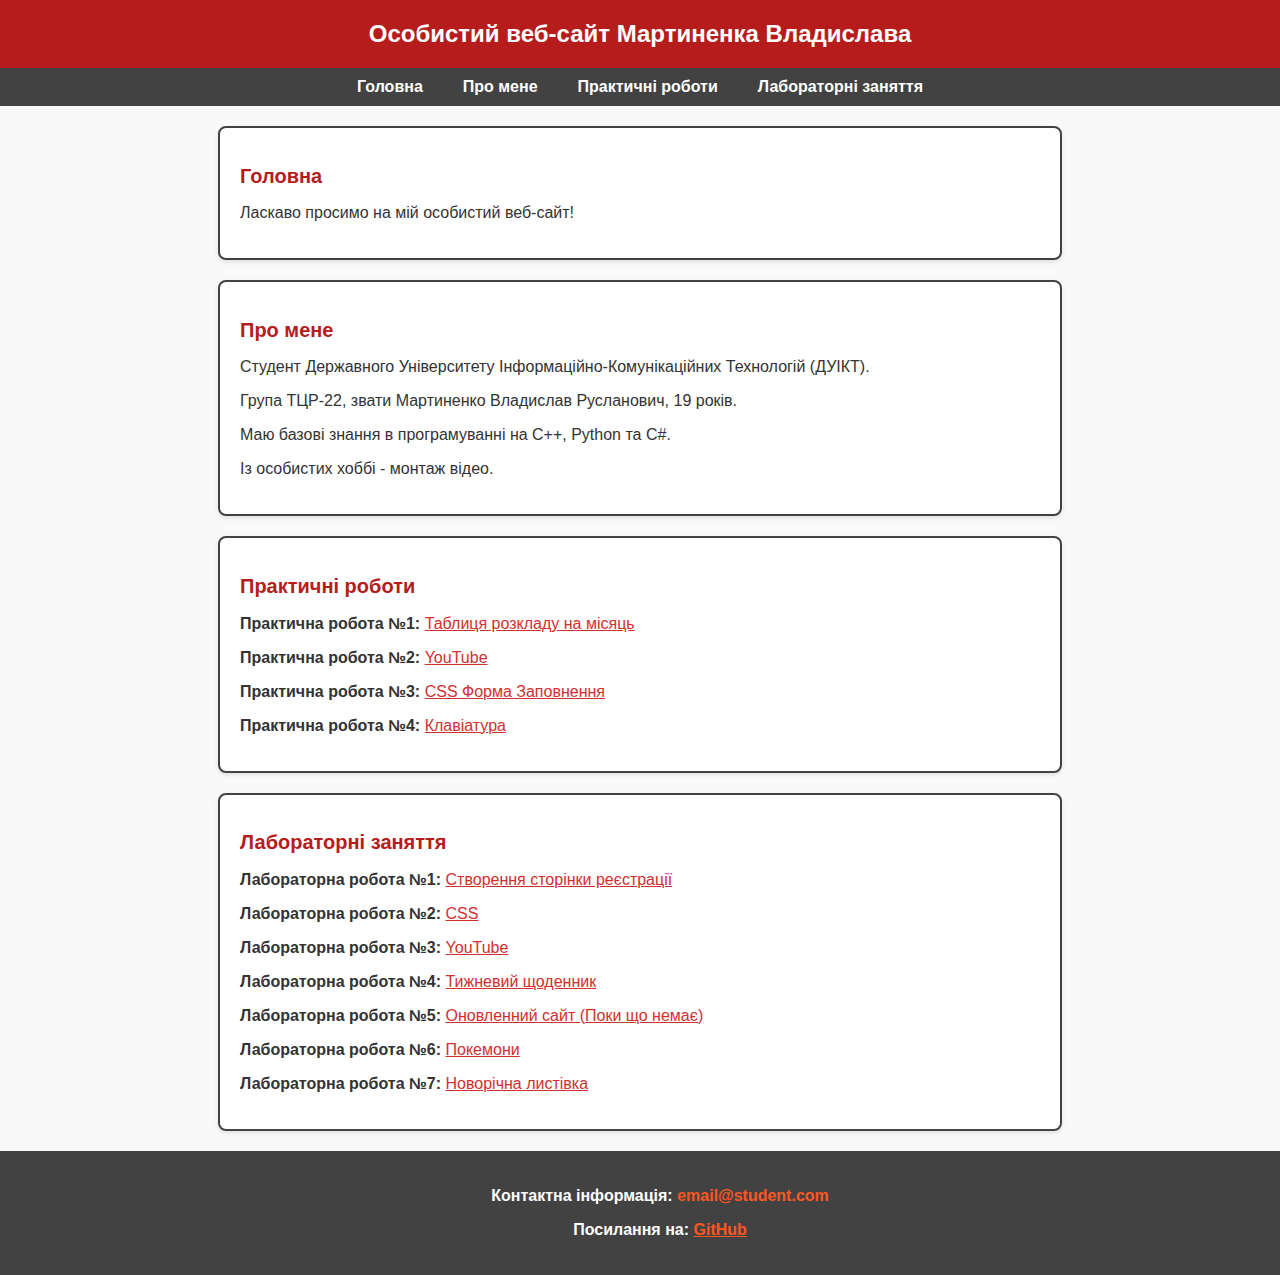
<file: index.html>
<!DOCTYPE html>
<html lang="uk">
<head>
    <meta charset="UTF-8">
    <meta name="viewport" content="width=device-width, initial-scale=1.0">
    <title>Особистий веб-сайт студента</title>
    <link rel="stylesheet" href="style.css"> <!-- Подключаем CSS файл -->
</head>
<body>

<h1>Особистий веб-сайт Мартиненка Владислава</h1>

<nav>
    <ul>
        <li><a href="#">Головна</a></li>
        <li><a href="#">Про мене</a></li>
        <li><a href="#">Практичні роботи</a></li>
        <li><a href="#">Лабораторні заняття</a></li>
    </ul>
</nav>

<section>
    <h2>Головна</h2>
    <p>Ласкаво просимо на мій особистий веб-сайт!</p>
</section>

<section>
    <h2>Про мене</h2>
    <p>Студент Державного Університету Інформаційно-Комунікаційних Технологій (ДУІКТ).</p>
    <p>Група ТЦР-22, звати Мартиненко Владислав Русланович, 19 років.</p>
    <p>Маю базові знання в програмуванні на С++, Python та С#.</p>
    <p>Із особистих хоббі - монтаж відео.</p>
</section>

<section>
    <h2>Практичні роботи</h2>
    <p><strong>Практична робота №1:</strong> <a href="Pr2/index.html">Таблиця розкладу на місяць</a></p>
    <p><strong>Практична робота №2:</strong> <a href="Laba 3/index.html">YouTube</a></p>
    <p><strong>Практична робота №3:</strong> <a href="Pr4/index.html">CSS Форма Заповнення</a></p>
    <p><strong>Практична робота №4:</strong> <a href="Pr5/index.html">Клавіатура</a></p>
</section>

<section>
    <h2>Лабораторні заняття</h2>
    <p><strong>Лабораторна робота №1:</strong> <a href="Lab1/index.html">Створення сторінки реєстрації</a></p>
    <p><strong>Лабораторна робота №2:</strong> <a href="Lab2/index.html">CSS</a></p>
    <p><strong>Лабораторна робота №3:</strong> <a href="Laba 3/index.html">YouTube</a></p>
    <p><strong>Лабораторна робота №4:</strong> <a href="Lab4/index.html">Тижневий щоденник</a></p>
    <p><strong>Лабораторна робота №5:</strong> <a href="">Оновленний сайт (Поки що немає)</a></p>
    <p><strong>Лабораторна робота №6:</strong> <a href="Lab6/index.html">Покемони</a></p>
    <p><strong>Лабораторна робота №7:</strong> <a href="Lab7/index.html">Новорічна листівка</a></p>
</section>

<footer>
    <p><strong><a style="font-weight: bold; color: white;">Контактна інформація:</a></strong> <a style="font-weight: bold; color: #ff5722;">email@student.com</a></p>
    <p><strong><a style="font-weight: bold; color: white;">Посилання на:</a></strong> <a href="https://github.com/Hawker24x" style="font-weight: bold; color: #ff5722;">GitHub</a></p>
</footer>

</body>
</html>
</file>
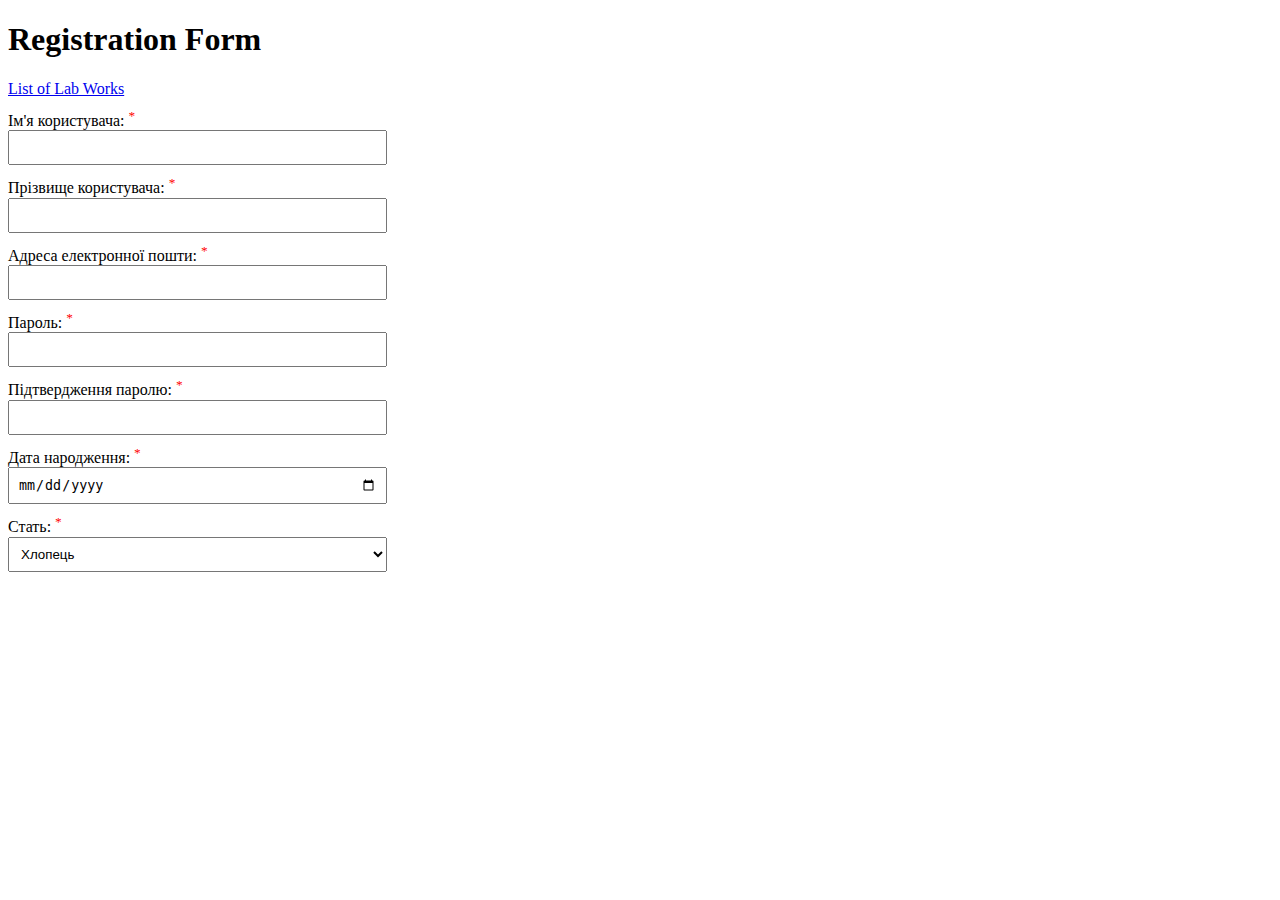
<file: Lab1/index.html>
<!DOCTYPE html>
<html lang="en">
<head>
    <meta charset="UTF-8">
    <meta name="viewport" content="width=device-width, initial-scale=1.0">
    <title>Registration Form</title>
    <link rel="stylesheet" href="style.css">
</head>
<body>
    <div class="registration-form"> 
        <h1>Registration Form</h1>

        <!-- Link to the list of lab works -->
        <nav>
            <a href="lab-list.html">List of Lab Works</a>
        </nav>

        <!-- Registration Form -->
        <form action="https://webhook.site/" method="post">
            <!-- Field for user's first name -->
            <label for="first_name">Ім'я користувача: <sup style="color: red;">*</sup></label>
            <input type="text" id="first_name" name="first_name" required>

            <!-- Field for user's last name -->
            <label for="last_name">Прізвище користувача: <sup style="color: red;">*</sup></label>
            <input type="text" id="last_name" name="last_name" required>

            <!-- Field for user's email -->
            <label for="email">Адреса електронної пошти: <sup style="color: red;">*</sup></label>
            <input type="email" id="email" name="email" required>

            <!-- Field for password -->
            <label for="password">Пароль: <sup style="color: red;">*</sup></label>
            <input type="password" id="password" name="password" required>

            <!-- Field for confirming password -->
            <label for="confirm_password">Підтвердження паролю: <sup style="color: red;">*</sup></label>
            <input type="password" id="confirm_password" name="confirm_password" required>

            <!-- Field for birth date -->
            <label for="birth_date">Дата народження: <sup style="color: red;">*</sup></label>
            <input type="date" id="birth_date" name="birth_date">

            <!-- Gender selection -->
            <label for="gender">Стать: <sup style="color: red;">*</sup></label>
            <select id="gender" name="gender" required>
                <option value="male">Хлопець</option>
                <option value="female">Дівчина</option>
            </select>
        </form>
    </div>
</body>
</html>
</file>
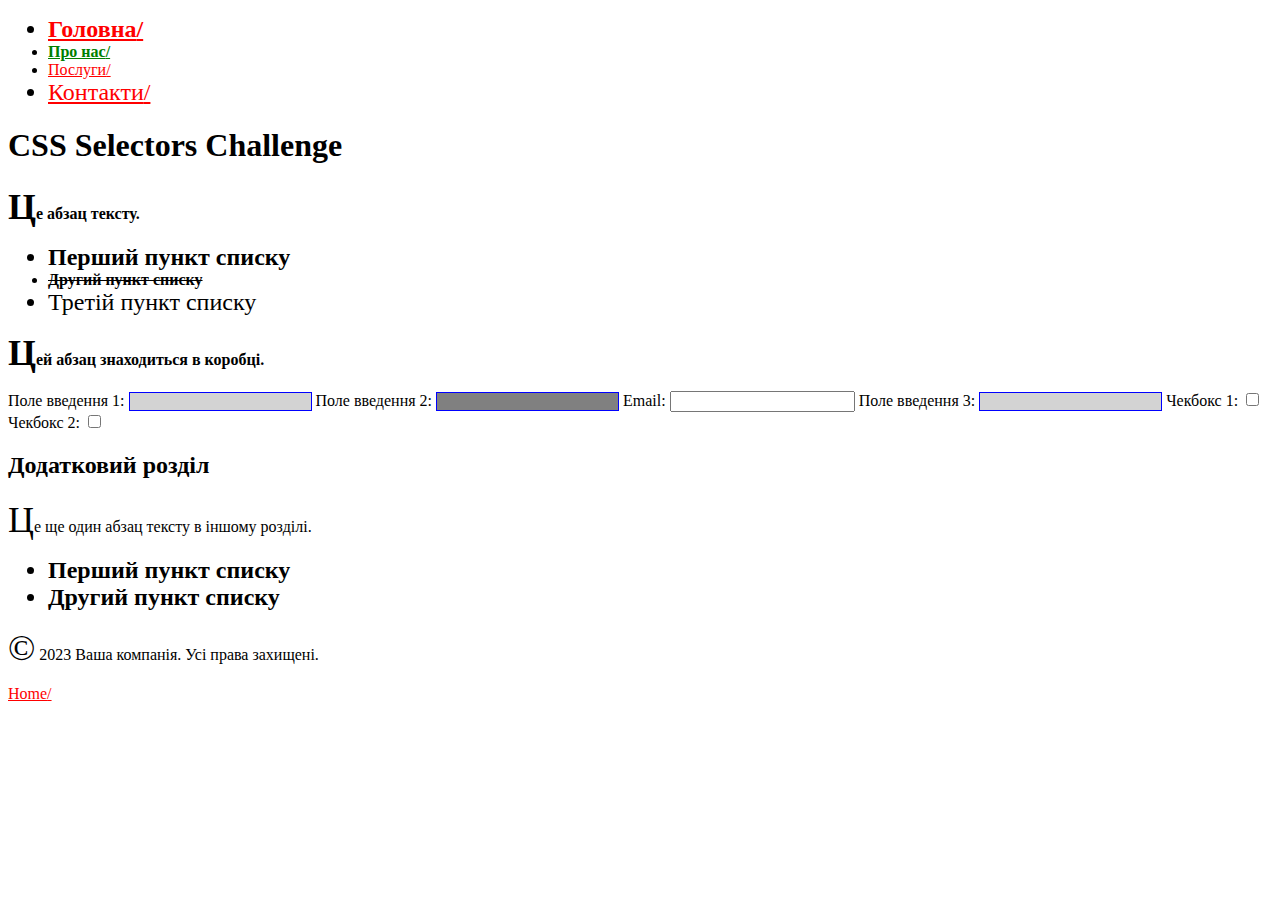
<file: Lab2/index.html>
<!DOCTYPE html>
<html lang="en">
<head>
    <meta charset="UTF-8">
    <meta name="viewport" content="width=device-width, initial-scale=1.0">
    <link rel="stylesheet" href="lab2.css">
    <title>CSS Selectors Challenge</title>
</head>
<body>
    <header>
        <nav>
            <ul>
                <li><a href="#">Головна</a></li>
                <li><a href="https://example.com">Про нас</a></li>
                <li><a href="#">Послуги</a></li>
                <li><a href="http://notrealsite.ua">Контакти</a></li>
            </ul>
        </nav>
    </header>
    <div class="container">
        <h1>CSS Selectors Challenge</h1>
        <p>Це абзац тексту.</p>
        <ul>
            <li>Перший пункт списку</li>
            <li class="special">Другий пункт списку</li>
            <li>Третій пункт списку</li>
        </ul>
        <div class="box">
            <p>Цей абзац знаходиться в коробці.</p>
        </div>
        <form>
            <label for="input1">Поле введення 1:</label>
            <input type="text" id="input1">
            <label for="input2">Поле введення 2:</label>
            <input type="text" id="input2" disabled>
            <label for="email1">Email:</label>
            <input type="email" id="email1">
            <label for="input3">Поле введення 3:</label>
            <input type="text" id="input3">
            <label for="check1">Чекбокс 1:</label>
            <input type="checkbox" id="check1">
            <label for="check2">Чекбокс 2:</label>
            <input type="checkbox" id="check2">
        </form>
    </div>
    <section>
        <h2>Додатковий розділ</h2>
        <p>Це ще один абзац тексту в іншому розділі.</p>
        <ul>
            <li>Перший пункт списку</li>
            <li>Другий пункт списку</li>
        </ul>
    </section>
    <footer>
        <p>&copy; 2023 Ваша компанія. Усі права захищені.</p>
        <a href="#">Home</a>
    </footer>
</body>
</html>
</file>
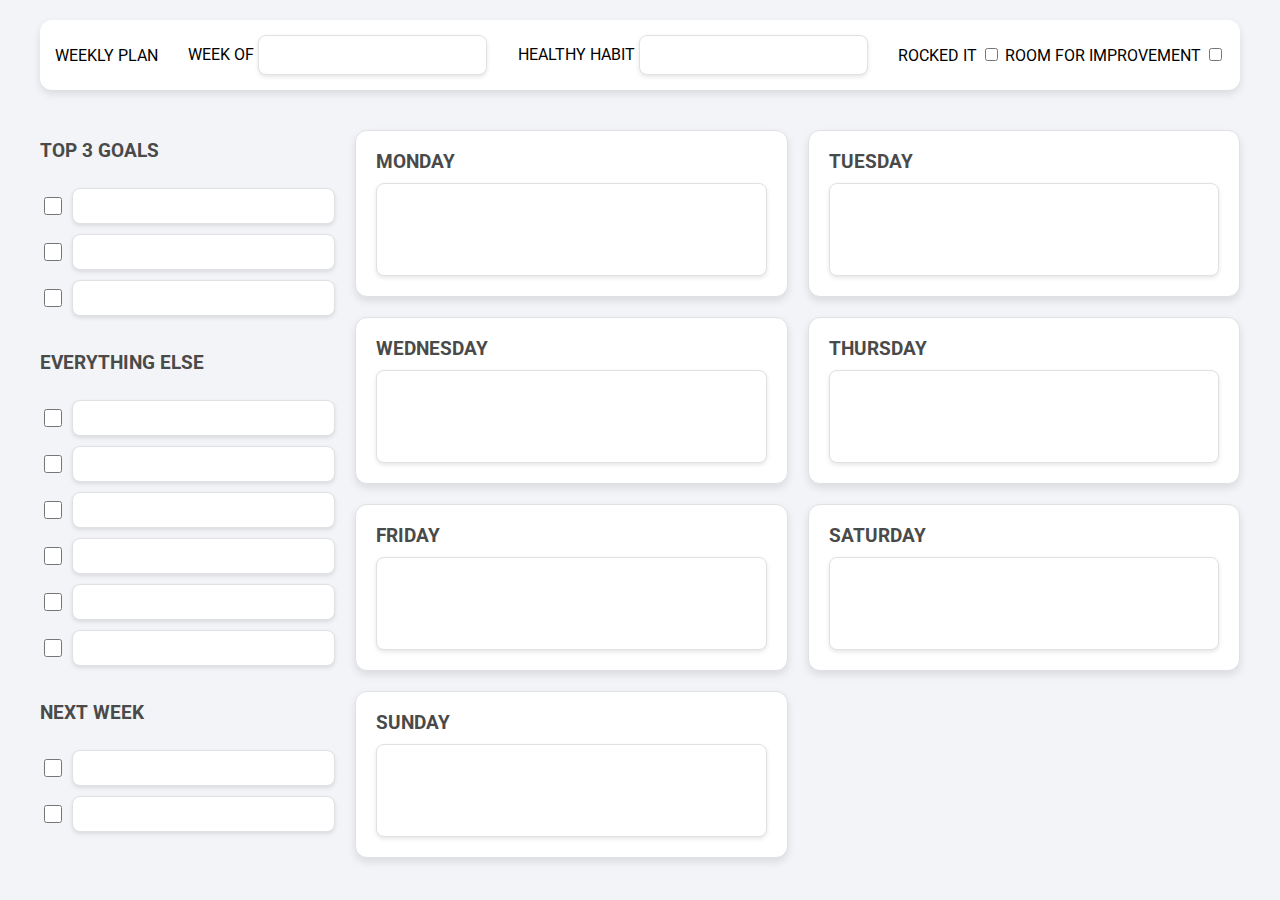
<file: Lab4/index.html>
<!DOCTYPE html>
<html lang="ru">
<head>
    <meta charset="UTF-8">
    <meta name="viewport" content="width=device-width, initial-scale=1.0">
    <title>Weekly Plan</title>
    <link rel="stylesheet" href="styles.css">
    <link href="https://fonts.googleapis.com/css2?family=Roboto:wght@400;700&display=swap" rel="stylesheet">
</head>
<body>
    <div class="weekly-plan">
        <div class="header">
            <div>WEEKLY PLAN</div>
            <div>
                <span>WEEK OF</span> <input type="text" class="input-text">
            </div>
            <div>
                <span>HEALTHY HABIT</span> <input type="text" class="input-text">
            </div>
            <div>
                <span>ROCKED IT</span> <input type="checkbox">
                <span>ROOM FOR IMPROVEMENT</span> <input type="checkbox">
            </div>
        </div>

        <div class="sidebar">
            <h3>TOP 3 GOALS</h3>
            <ul>
                <li><input type="checkbox"> <input type="text" class="input-text"></li>
                <li><input type="checkbox"> <input type="text" class="input-text"></li>
                <li><input type="checkbox"> <input type="text" class="input-text"></li>
            </ul>
            <h3>EVERYTHING ELSE</h3>
            <ul>
                <li><input type="checkbox"> <input type="text" class="input-text"></li>
                <li><input type="checkbox"> <input type="text" class="input-text"></li>
                <li><input type="checkbox"> <input type="text" class="input-text"></li>
                <li><input type="checkbox"> <input type="text" class="input-text"></li>
                <li><input type="checkbox"> <input type="text" class="input-text"></li>
                <li><input type="checkbox"> <input type="text" class="input-text"></li>
            </ul>
            <h3>NEXT WEEK</h3>
            <ul>
                <li><input type="checkbox"> <input type="text" class="input-text"></li>
                <li><input type="checkbox"> <input type="text" class="input-text"></li>
            </ul>
        </div>

        <div class="days">
            <div class="day">
                <h3>MONDAY</h3>
                <textarea class="day-text"></textarea>
            </div>
            <div class="day">
                <h3>TUESDAY</h3>
                <textarea class="day-text"></textarea>
            </div>
            <div class="day">
                <h3>WEDNESDAY</h3>
                <textarea class="day-text"></textarea>
            </div>
            <div class="day">
                <h3>THURSDAY</h3>
                <textarea class="day-text"></textarea>
            </div>
            <div class="day">
                <h3>FRIDAY</h3>
                <textarea class="day-text"></textarea>
            </div>
            <div class="day">
                <h3>SATURDAY</h3>
                <textarea class="day-text"></textarea>
            </div>
            <div class="day">
                <h3>SUNDAY</h3>
                <textarea class="day-text"></textarea>
            </div>
        </div>
    </div>
</body>
</html>
</file>
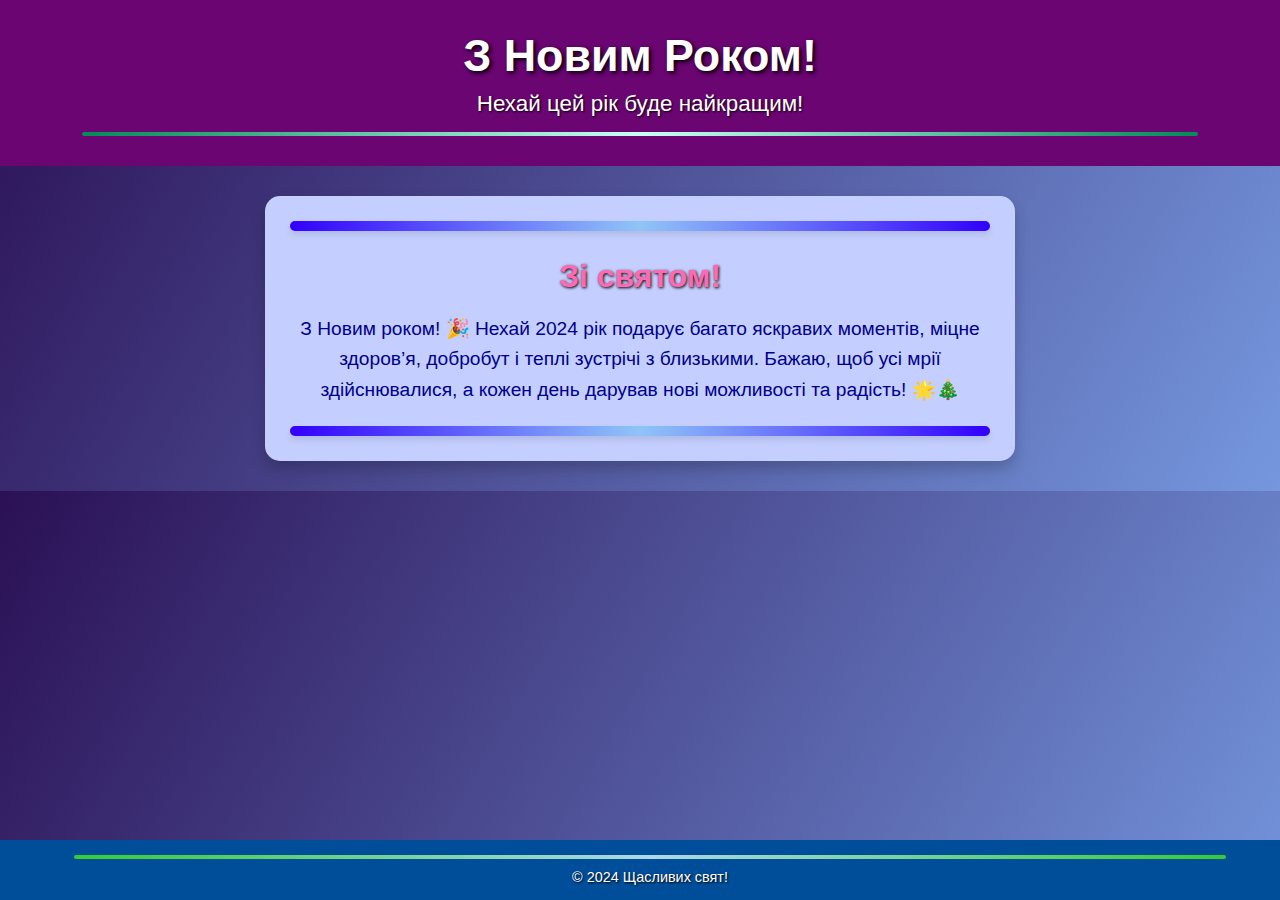
<file: Lab7/index.html>
<!DOCTYPE html>
<html lang="en">
<head>
    <meta charset="UTF-8">
    <meta name="viewport" content="width=device-width, initial-scale=1.0">
    <title>Новорічна листівка</title>
    <!-- Подключение внешнего CSS-файла -->
    <link rel="stylesheet" href="styles.css">
</head>
<body>
    <!-- Анімація сніжинок -->
    <div class="snowflakes">
        <div class="snowflake">❄</div>
        <div class="snowflake">❄</div>
        <div class="snowflake">❄</div>
        <div class="snowflake">❄</div>
        <div class="snowflake">❄</div>
        <div class="snowflake">❄</div>
        <div class="snowflake">❄</div>
        <div class="snowflake">❄</div>
        <div class="snowflake">❄</div>
        <div class="snowflake">❄</div>
        <div class="snowflake">❄</div>
        <div class="snowflake">❄</div>
        <div class="snowflake">❄</div>
        <div class="snowflake">❄</div>
        <div class="snowflake">❄</div>
    </div>

    <!-- Шапка сторінки -->
    <header class="header">
        <h1 class="header__title">З Новим Роком!</h1>
        <div class="header__subtitle">Нехай цей рік буде найкращим!</div>
        <div class="header__line"></div>
    </header>
    
    <!-- Основний контент -->
    <main>
        <div class="card">
            <div class="card__decor"></div>
            <h2 class="card__title">Зі святом!</h2>
            <p class="card__message">З Новим роком! 🎉 Нехай 2024 рік подарує багато яскравих моментів, міцне здоров’я, добробут і теплі зустрічі з близькими. Бажаю, щоб усі мрії здійснювалися, а кожен день дарував нові можливості та радість! 🌟🎄</p>
            <div class="card__decor card__decor--bottom"></div>
        </div>
    </main>
    
    <!-- Футер сторінки -->
    <footer class="footer">
        <div class="footer__line"></div>
        <p class="footer__text">© 2024 Щасливих свят!</p>
    </footer>
</body>
</html>
</file>
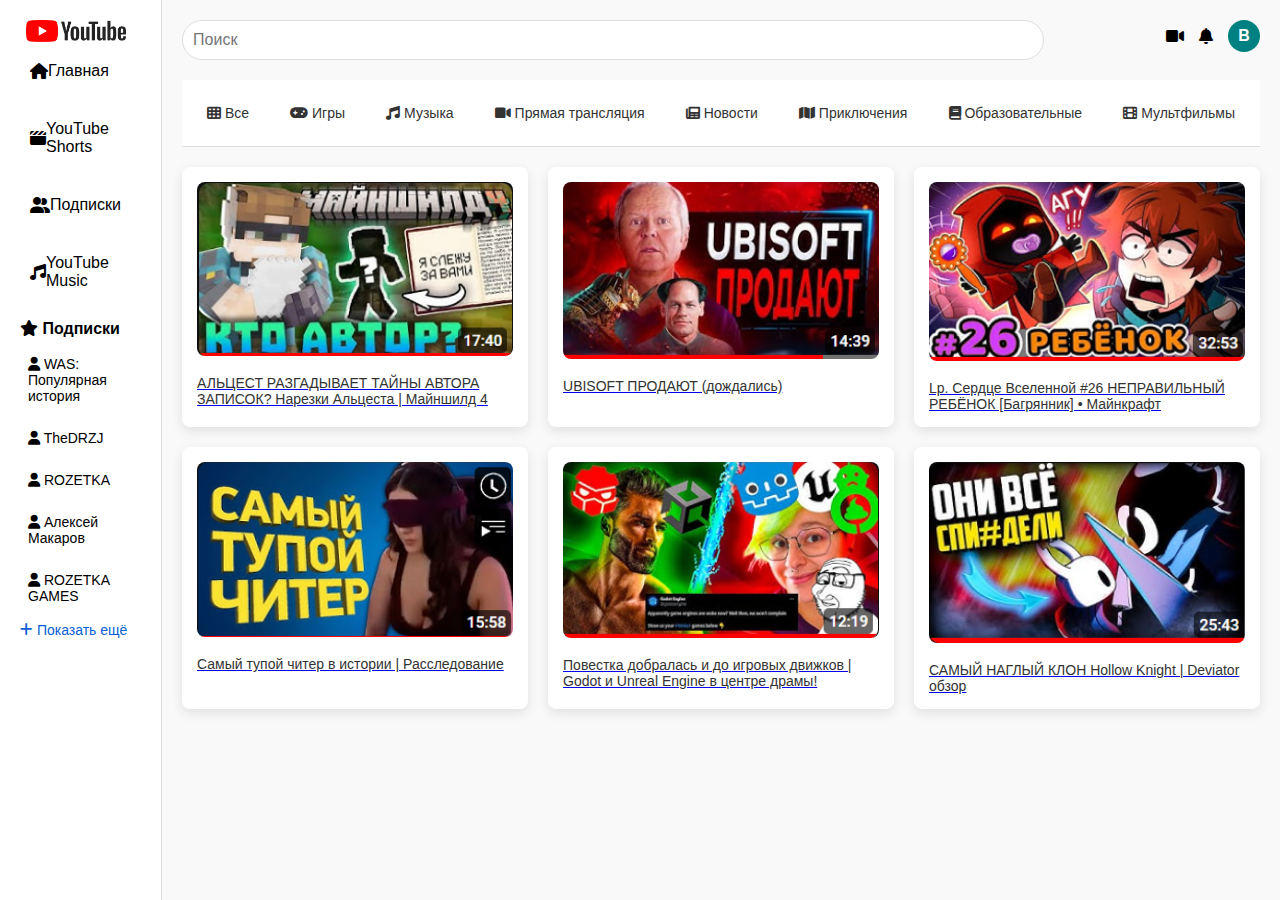
<file: Laba 3/index.html>
<!DOCTYPE html>
<html lang="ru">
<head>
    <meta charset="UTF-8">
    <meta name="viewport" content="width=device-width, initial-scale=1.0">
    <title>YouTube-like Page</title>
    <link rel="stylesheet" href="styles.css">
    <link rel="stylesheet" href="https://cdnjs.cloudflare.com/ajax/libs/font-awesome/6.0.0-beta3/css/all.min.css">
</head>
<body>
    <!-- Боковая панель -->
    <div class="sidebar">
        <div class="menu">
            <ul>
                <li>
                    <!-- Логотип YouTube -->
                    <img src="images/YouTube_Logo_2017.png" alt="YouTube Logo" class="small-icon">
                    <a href="#"><i class="fas fa-home"></i> Главная</a>
                </li>
                <li><a href="#"><i class="fas fa-clapperboard"></i> YouTube Shorts</a></li>
                <li><a href="#"><i class="fas fa-user-friends"></i> Подписки</a></li>
                <li><a href="#"><i class="fas fa-music"></i> YouTube Music</a></li>
            </ul>
        </div>
        <div class="subscriptions">
            <h2><i class="fas fa-star"></i> Подписки</h2>
            <ul>
                <li><a href="#"><i class="fas fa-user"></i> WAS: Популярная история</a></li>
                <li><a href="#"><i class="fas fa-user"></i> TheDRZJ</a></li>
                <li><a href="#"><i class="fas fa-user"></i> ROZETKA</a></li>
                <li><a href="#"><i class="fas fa-user"></i> Алексей Макаров</a></li>
                <li><a href="#"><i class="fas fa-user"></i> ROZETKA GAMES</a></li>
            </ul>
            <a href="#"><i class="fas fa-plus"></i> Показать ещё</a>
        </div>
    </div>

    <!-- Основное содержимое -->
    <div class="content">
        <!-- Поисковая строка -->
        <div class="search-bar">
            <input type="text" placeholder="Поиск">
        </div>

        <!-- Верхнее меню с фильтрами -->
        <div class="navigation">
            <a href="#"><i class="fas fa-th"></i> Все</a>
            <a href="#"><i class="fas fa-gamepad"></i> Игры</a>
            <a href="#"><i class="fas fa-music"></i> Музыка</a>
            <a href="#"><i class="fas fa-video"></i> Прямая трансляция</a>
            <a href="#"><i class="fas fa-newspaper"></i> Новости</a>
            <a href="#"><i class="fas fa-map"></i> Приключения</a>
            <a href="#"><i class="fas fa-book"></i> Образовательные</a>
            <a href="#"><i class="fas fa-film"></i> Мультфильмы</a>
        </div>

        <!-- Иконки в правом верхнем углу -->
        <div class="icons">
            <i class="fas fa-video" title="Загрузить видео"></i>
            <i class="fas fa-bell" title="Уведомления"></i>
            <div class="profile-icon">B</div> <!-- Временно инициал, можно заменить на картинку -->
        </div>

        <!-- Сетка видео с реальными изображениями -->
        <div class="video-grid">
            <a href="https://www.youtube.com/watch?v=VSf3NAv3Jbg" target="_blank" class="video-item">
                <img src="images/video1.png" alt="Thumbnail 1">
                <p>АЛЬЦЕСТ РАЗГАДЫВАЕТ ТАЙНЫ АВТОРА ЗАПИСОК? Нарезки Альцеста | Майншилд 4</p>
            </a>
            <a href="https://www.youtube.com/watch?v=cQ4OHNVai30&t=726s" target="_blank" class="video-item">
                <img src="images/video2.png" alt="Thumbnail 2">
                <p>UBISOFT ПРОДАЮТ (дождались)</p>
            </a>
            <a href="https://www.youtube.com/watch?v=Ddd8IOSXnK8" target="_blank" class="video-item">
                <img src="images/video3.png" alt="Thumbnail 3">
                <p>Lp. Сердце Вселенной #26 НЕПРАВИЛЬНЫЙ РЕБЁНОК [Багрянник] • Майнкрафт</p>
            </a>
            <a href="https://www.youtube.com/watch?v=FaETfw8tl8c" target="_blank" class="video-item">
                <img src="images/video4.png" alt="Thumbnail 4">
                <p>Самый тупой читер в истории | Расследование</p>
            </a>
            <a href="https://www.youtube.com/watch?v=cqkhbKOnF6Q" target="_blank" class="video-item">
                <img src="images/video5.png" alt="Thumbnail 5">
                <p>Повестка добралась и до игровых движков | Godot и Unreal Engine в центре драмы!</p>
            </a>
            <a href="https://www.youtube.com/watch?v=3Dnjea1fyrQ" target="_blank" class="video-item">
                <img src="images/video6.png" alt="Thumbnail 6">
                <p>САМЫЙ НАГЛЫЙ КЛОН Hollow Knight | Deviator обзор</p>
            </a>
        </div>
    </div>
</body>
</html>
</file>
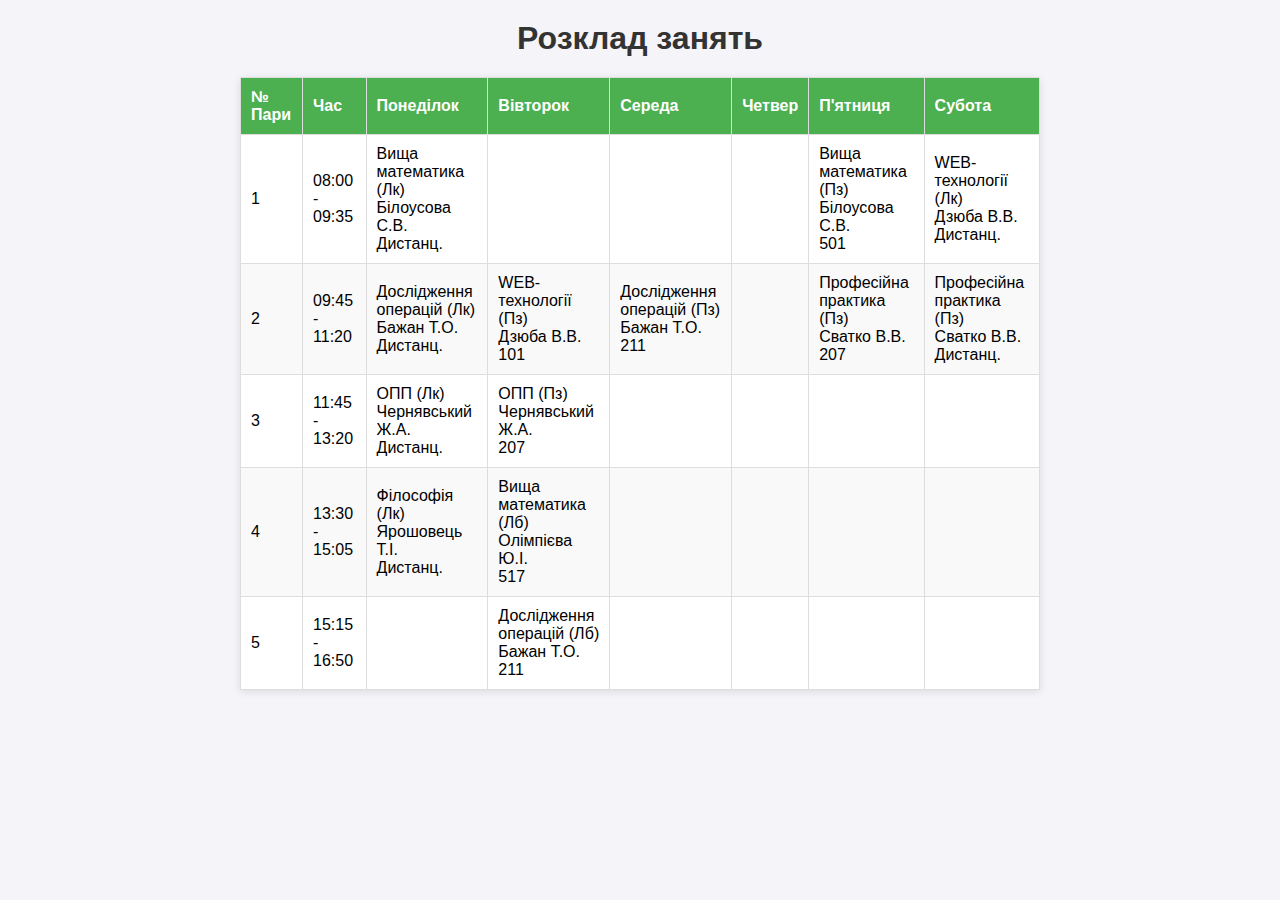
<file: Pr2/index.html>
<!DOCTYPE html>
<html lang="ru">
<head>
    <meta charset="UTF-8">
    <meta name="viewport" content="width=device-width, initial-scale=1.0">
    <title>Розклад занять</title>
    <link rel="stylesheet" href="styles.css">
</head>
<body>
    <div class="container">
        <h1>Розклад занять</h1>
        <table>
            <thead>
                <tr>
                    <th>№ Пари</th>
                    <th>Час</th>
                    <th>Понеділок</th>
                    <th>Вівторок</th>
                    <th>Середа</th>
                    <th>Четвер</th>
                    <th>П'ятниця</th>
                    <th>Субота</th>
                </tr>
            </thead>
            <tbody>
                <tr>
                    <td>1</td>
                    <td>08:00 - 09:35</td>
                    <td>Вища математика (Лк)<br>Білоусова С.В.<br>Дистанц.</td>
                    <td></td>
                    <td></td>
                    <td></td>
                    <td>Вища математика (Пз)<br>Білоусова С.В.<br>501</td>
                    <td>WEB-технології (Лк)<br>Дзюба В.В.<br>Дистанц.</td>
                </tr>
                <tr>
                    <td>2</td>
                    <td>09:45 - 11:20</td>
                    <td>Дослідження операцій (Лк)<br>Бажан Т.О.<br>Дистанц.</td>
                    <td>WEB-технології (Пз)<br>Дзюба В.В.<br>101</td>
                    <td>Дослідження операцій (Пз)<br>Бажан Т.О.<br>211</td>
                    <td></td>
                    <td>Професійна практика (Пз)<br>Сватко В.В.<br>207</td>
                    <td>Професійна практика (Пз)<br>Сватко В.В.<br>Дистанц.</td>
                </tr>
                <tr>
                    <td>3</td>
                    <td>11:45 - 13:20</td>
                    <td>ОПП (Лк)<br>Чернявський Ж.А.<br>Дистанц.</td>
                    <td>ОПП (Пз)<br>Чернявський Ж.А.<br>207</td>
                    <td></td>
                    <td></td>
                    <td></td>
                    <td></td>
                </tr>
                <tr>
                    <td>4</td>
                    <td>13:30 - 15:05</td>
                    <td>Філософія (Лк)<br>Ярошовець Т.І.<br>Дистанц.</td>
                    <td>Вища математика (Лб)<br>Олімпієва Ю.І.<br>517</td>
                    <td></td>
                    <td></td>
                    <td></td>
                    <td></td>
                </tr>
                <tr>
                    <td>5</td>
                    <td>15:15 - 16:50</td>
                    <td></td>
                    <td>Дослідження операцій (Лб)<br>Бажан Т.О.<br>211</td>
                    <td></td>
                    <td></td>
                    <td></td>
                    <td></td>
                </tr>
            </tbody>
        </table>
    </div>
</body>
</html>
</file>
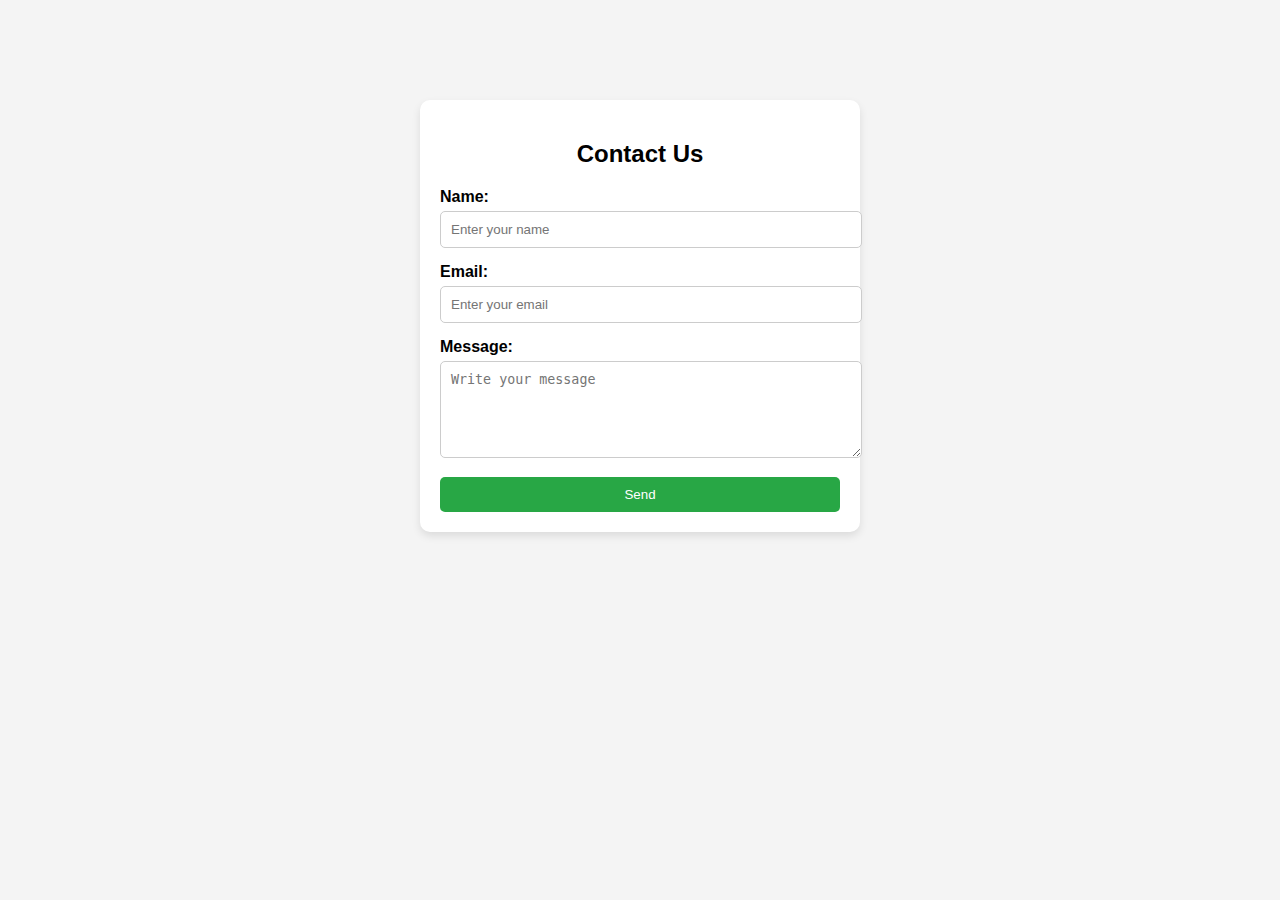
<file: Pr4/index.html>
<!DOCTYPE html>
<html lang="en">
<head>
    <meta charset="UTF-8">
    <meta name="viewport" content="width=device-width, initial-scale=1.0">
    <title>Styled Form</title>
    <link rel="stylesheet" href="styles.css">
</head>
<body>
    <div class="form-container">
        <form action="#" method="post">
            <h2>Contact Us</h2>
            <label for="name">Name:</label>
            <input type="text" id="name" name="name" placeholder="Enter your name" required>

            <label for="email">Email:</label>
            <input type="email" id="email" name="email" placeholder="Enter your email" required>

            <label for="message">Message:</label>
            <textarea id="message" name="message" rows="5" placeholder="Write your message" required></textarea>

            <button type="submit">Send</button>
        </form>
    </div>
</body>
</html>
</file>
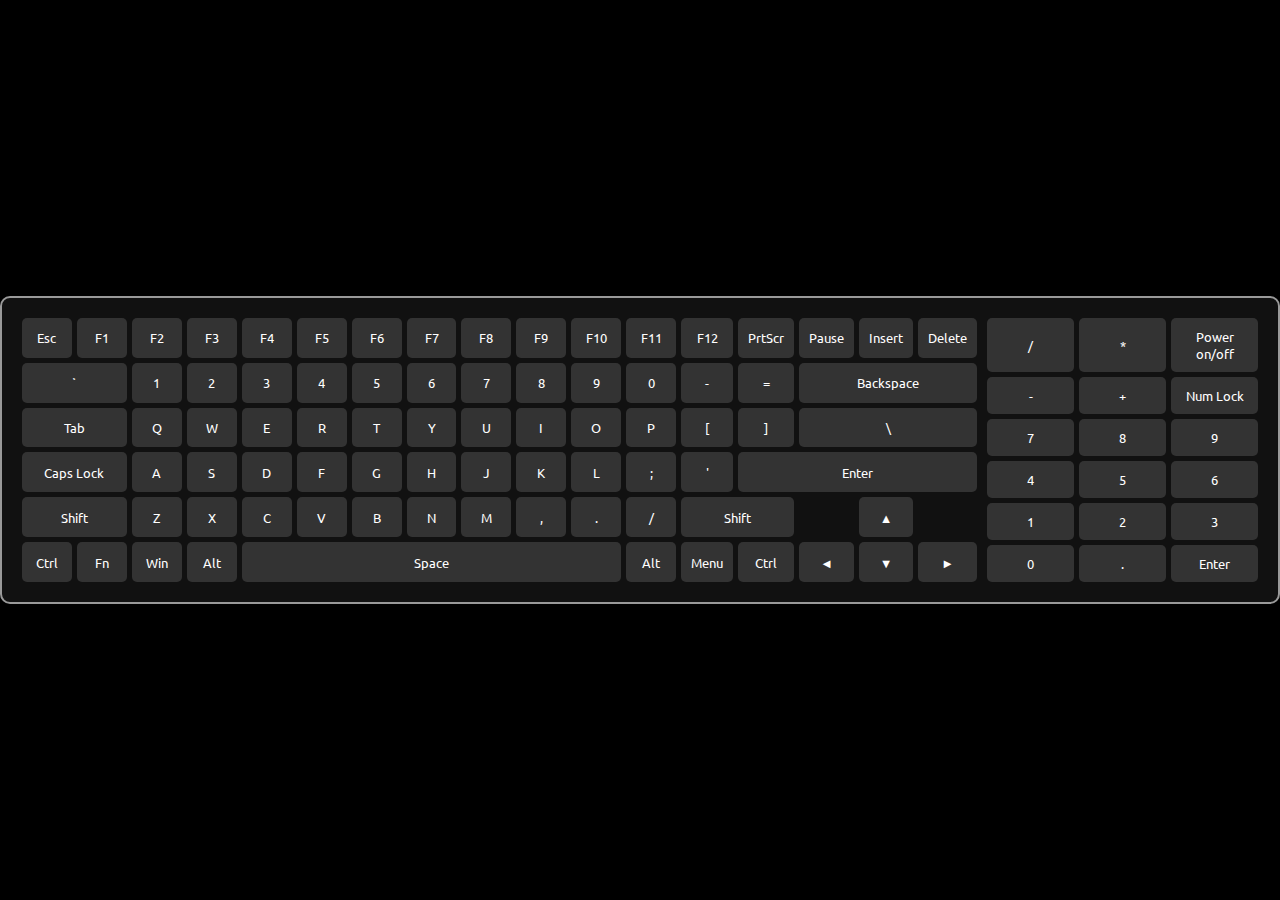
<file: Pr5/index.html>
<!DOCTYPE html>
<html lang="en">
	<head>
		<meta charset="UTF-8" />
		<meta name="viewport" content="width=device-width, initial-scale=1.0" />
		<title>Full-size Keyboard with Numpad</title>
		<link rel="stylesheet" href="./style.css" />
		<!-- Google Fonts -->
		<link rel="preconnect" href="https://fonts.googleapis.com" />
		<link rel="preconnect" href="https://fonts.gstatic.com" crossorigin />
		<link
			href="https://fonts.googleapis.com/css2?family=Ubuntu:wght@400;700&display=swap"
			rel="stylesheet"
		/>
	</head>
	<body>
		<div id="root">
			<div class="keyboard-wrapper">
				<!-- Main keyboard section -->
				<div class="keyboard-main">
					<!-- Top row: Function keys and other controls -->
					<div class="key first">Esc</div>
					<div class="key first">F1</div>
					<div class="key first">F2</div>
					<div class="key first">F3</div>
					<div class="key first">F4</div>
					<div class="key first">F5</div>
					<div class="key first">F6</div>
					<div class="key first">F7</div>
					<div class="key first">F8</div>
					<div class="key first">F9</div>
					<div class="key first">F10</div>
					<div class="key first">F11</div>
					<div class="key first">F12</div>
					<div class="key first">PrtScr</div>
					<div class="key first">Pause</div>
					<div class="key first">Insert</div>
					<div class="key first">Delete</div>

					<!-- Number row -->
					<div class="key wide">`</div>
					<div class="key">1</div>
					<div class="key">2</div>
					<div class="key">3</div>
					<div class="key">4</div>
					<div class="key">5</div>
					<div class="key">6</div>
					<div class="key">7</div>
					<div class="key">8</div>
					<div class="key">9</div>
					<div class="key">0</div>
					<div class="key">-</div>
					<div class="key">=</div>
					<div class="key extra-wide">Backspace</div>

					<!-- Tab row -->
					<div class="key wide">Tab</div>
					<div class="key">Q</div>
					<div class="key">W</div>
					<div class="key">E</div>
					<div class="key">R</div>
					<div class="key">T</div>
					<div class="key">Y</div>
					<div class="key">U</div>
					<div class="key">I</div>
					<div class="key">O</div>
					<div class="key">P</div>
					<div class="key">[</div>
					<div class="key">]</div>
					<div class="key extra-wide">\</div>

					<!-- Caps Lock row -->
					<div class="key wide">Caps Lock</div>
					<div class="key">A</div>
					<div class="key">S</div>
					<div class="key">D</div>
					<div class="key">F</div>
					<div class="key">G</div>
					<div class="key">H</div>
					<div class="key">J</div>
					<div class="key">K</div>
					<div class="key">L</div>
					<div class="key">;</div>
					<div class="key">'</div>
					<div class="key mega-wide">Enter</div>

					<!-- Shift row -->
					<div class="key wide">Shift</div>
					<div class="key">Z</div>
					<div class="key">X</div>
					<div class="key">C</div>
					<div class="key">V</div>
					<div class="key">B</div>
					<div class="key">N</div>
					<div class="key">M</div>
					<div class="key">,</div>
					<div class="key">.</div>
					<div class="key">/</div>
					<div class="key wide">Shift</div>
					<div class="key empty"></div>
					<div class="key">&#9650;</div>
					<div class="key empty"></div>

					<!-- Bottom row -->
					<div class="key">Ctrl</div>
					<div class="key">Fn</div>
					<div class="key">Win</div>
					<div class="key">Alt</div>
					<div class="key space-wide">Space</div>
					<div class="key">Alt</div>
					<div class="key">Menu</div>
					<div class="key">Ctrl</div>
					<div class="key">&#9668;</div>
					<div class="key">&#9660;</div>
					<div class="key">&#9658;</div>
				</div>

				<!-- Numeric keypad section -->
				<div class="keyboard-numpad">
					<div class="key num-key">/</div>
					<div class="key num-key">*</div>
					<div class="key num-key">Power on/off</div>

					<div class="key num-key">-</div>
					<div class="key num-key">+</div>
					<div class="key num-key">Num Lock</div>

					<div class="key num-key">7</div>
					<div class="key num-key">8</div>
					<div class="key num-key">9</div>

					<div class="key num-key">4</div>
					<div class="key num-key">5</div>
					<div class="key num-key">6</div>

					<div class="key num-key">1</div>
					<div class="key num-key">2</div>
					<div class="key num-key">3</div>
					
					<div class="key num-key extra-wide">0</div>
					<div class="key num-key">.</div>
					<div class="key num-key enter">Enter</div>
				</div>
			</div>
		</div>
	</body>
</html>
</file>
<file: style.css>
/* Основной фон для страницы */
body {
    font-family: Arial, sans-serif;
    margin: 0;
    padding: 0;
    background-color: #f9f9f9; /* Светло-серый фон */
    color: #333333; /* Тёмно-серый текст */
}

/* Верхний заголовок */
h1 {
    background-color: #b71c1c; /* Тёмно-красный */
    color: white;
    padding: 20px;
    text-align: center;
    margin: 0;
    font-size: 24px;
}

/* Навигационное меню */
nav ul {
    list-style-type: none;
    margin: 0;
    padding: 0;
    background-color: #424242; /* Тёмно-серый цвет */
    overflow: hidden;
    display: flex;
    justify-content: center;
}

nav ul li {
    display: inline-block;
    padding: 10px 20px;
}

nav ul li a {
    color: #ffffff; /* Белый текст */
    text-decoration: none;
    font-weight: bold;
    font-size: 16px;
}

nav ul li a:hover {
    color: #b71c1c; /* Тёмно-красный при наведении */
    text-decoration: underline;
}

/* Основные секции */
section {
    padding: 20px;
    margin: 20px auto;
    background-color: #ffffff; /* Белый фон секций */
    border: 2px solid #424242; /* Тёмно-серые рамки */
    border-radius: 8px;
    box-shadow: 0 2px 4px rgba(0, 0, 0, 0.1);
    max-width: 800px;
}

h2 {
    color: #b71c1c; /* Тёмно-красный для заголовков секций */
    font-size: 20px;
}

p {
    font-size: 16px;
    color: #333333; /* Тёмно-серый текст */
}

/* Ссылки */
a {
    color: #d32f2f; /* Мягкий красный для ссылок */
}

a:hover {
    color: #424242; /* Тёмно-серый при наведении */
}

/* Подвал */
footer {
    text-align: center;
    padding: 20px;
    background-color: #424242; /* Тёмно-серый цвет подвала */
    color: white;
    position: relative;
    bottom: 0;
    width: 100%;
}

footer a {
    color: #d32f2f; /* Мягкий красный для ссылок в подвале */
    font-weight: bold;
}
</file>
<file: Lab1/style.css>
label {
    display: block;
    margin-top: 10px;
}

input, select {
    display: block;
    margin-bottom: 10px;
    width: 30%;
    padding: 8px;
    box-sizing: border-box;
}

/* Style for the submit button */
input[type="submit"] {
    background-color: green; /* Green background */
    color: white; /* White text */
    border: none; /* No border */
    padding: 10px 20px; /* Padding for the button */
    cursor: pointer; /* Pointer cursor on hover */
    border-radius: 5px; /* Rounded corners */
}

input[type="submit"]:hover {
    background-color: darkgreen; /* Darker green when hovered */
}
</file>
<file: Lab2/lab2.css>
/* 1. Выделить первый элемент <li> и сделать жирным */
li:first-child {
    font-weight: bold;
}

/* 2. Выбрать все элементы <a>, которые являются последними дочерними элементами своего родителя, и покрасить их в красный цвет */
a:last-child {
    color: red;
}

/* 3. Выбрать все элементы input, которые выключены (disabled), и задать им серый фон */
input:disabled {
    background-color: grey;
}

/* 4. Выбрать все элементы <p>, которые являются прямыми дочерними элементами элемента <div>, и сделать текст полужирным */
div > p {
    font-weight: bold;
}

/* 5. Выбрать все элементы <a>, чей href начинается с https, и покрасить их в зелёный цвет */
a[href^="https"] {
    color: green;
}

/* 6. Выбрать все элементы input[type="text"] и обвести их рамкой 1 пиксель синего цвета */
input[type="text"] {
    border: 1px solid blue;
}

/* 7. Выбрать первый и последний элемент <li> у их родителя и задать шрифт 24px */
li:first-child, li:last-child {
    font-size: 24px;
}

/* 8. Выбрать все элементы <p>, которые находятся внутри элемента <div>, и установить для них шрифт 16px */
div p {
    font-size: 16px;
}

/* 9. Выбрать input[type="checkbox"]:checked и задать им светло-голубой фон */
input[type="checkbox"]:checked {
    background-color: lightblue;
}

/* 10. Выбрать все элементы <a>, которые являются прямыми дочерними элементами <li>, и подчеркнуть текст */
li > a {
    text-decoration: underline;
}

/* 11. Выбрать второй элемент <li> и сделать его жирным */
li:nth-child(2) {
    font-weight: bold;
}

/* 12. Выбрать все input[type="text"], которые не являются disabled, и задать серый фон */
input[type="text"]:not(:disabled) {
    background-color: lightgrey;
}

/* 13. Выбрать первый и последний элемент <li> у их родителя и задать шрифт 24px */
li:first-child, li:last-child {
    font-size: 24px;
}

/* 14. Выбрать элемент с классом .special и сделать текст перечеркнутым */
.special {
    text-decoration: line-through;
}

/* 15. Выделить первую букву каждого <p> и задать размер 36px */
p::first-letter {
    font-size: 36px;
}

/* 16. Добавить ::after для каждого элемента <a> и вставить символ '/' */
a::after {
    content: "/";
}
</file>
<file: Lab4/styles.css>
body {
    font-family: 'Roboto', sans-serif;
    margin: 0;
    padding: 20px;
    background-color: #f2f4f7; /* Мягкий серый фон */
}

.weekly-plan {
    display: grid;
    grid-template-columns: 1fr 3fr;
    gap: 20px;
    max-width: 1200px;
    margin: 0 auto;
}

.header {
    grid-column: 1 / span 2;
    display: flex;
    justify-content: space-between;
    align-items: center;
    margin-bottom: 20px;
    background-color: #ffffff; /* Белый фон */
    padding: 15px;
    border-radius: 12px; /* Закругленные углы */
    box-shadow: 0px 4px 8px rgba(0, 0, 0, 0.1); /* Мягкая тень */
}

.input-text {
    padding: 10px;
    font-size: 16px;
    border: 1px solid #dfe1e5;
    border-radius: 8px; /* Закругленные углы */
    background-color: #ffffff;
    box-shadow: 0px 2px 4px rgba(0, 0, 0, 0.1);
}

.sidebar {
    display: flex;
    flex-direction: column;
}

.sidebar h3 {
    margin: 10px 0;
    color: #4a4a4a; /* Мягкий темный текст */
}

ul {
    list-style-type: none;
    padding: 0;
}

ul li {
    display: flex;
    align-items: center;
    margin-bottom: 10px;
}

ul li input[type="checkbox"] {
    margin-right: 10px;
    width: 18px;
    height: 18px;
    accent-color: #7ab0db; /* Нежно-голубой цвет чекбокса */
    border-radius: 4px;
}

ul li input[type="text"] {
    flex-grow: 1;
    padding: 8px;
    font-size: 16px;
    border: 1px solid #dfe1e5;
    border-radius: 8px; /* Закругленные углы */
    background-color: #ffffff;
    box-shadow: 0px 2px 4px rgba(0, 0, 0, 0.1); /* Мягкая тень */
}

.days {
    display: grid;
    grid-template-columns: repeat(2, 1fr);
    gap: 20px;
}

.day {
    background-color: #ffffff;
    padding: 20px;
    border: 1px solid #dfe1e5;
    border-radius: 12px; /* Закругленные углы */
    box-shadow: 0px 4px 8px rgba(0, 0, 0, 0.1); /* Мягкая тень */
    display: flex;
    flex-direction: column;
}

.day h3 {
    margin: 0;
    margin-bottom: 10px;
    color: #4a4a4a; /* Мягкий темный текст */
}

.day-text {
    flex-grow: 1;
    padding: 12px;
    font-size: 16px;
    border: 1px solid #dfe1e5;
    border-radius: 8px; /* Закругленные углы */
    background-color: #ffffff;
    box-shadow: 0px 2px 4px rgba(0, 0, 0, 0.1); /* Мягкая тень */
    resize: none;
}

@media (max-width: 768px) {
    .weekly-plan {
        grid-template-columns: 1fr;
    }

    .days {
        grid-template-columns: 1fr;
    }
}
</file>
<file: Lab7/styles.css>
/* Загальні стилі */
body {
    font-family: 'Arial', sans-serif;
    margin: 0;
    padding: 0;
    background: linear-gradient(120deg, #2b1055, #7597de); /* Глубокий синий и нежный голубой */
    color: #fff;
    overflow-x: hidden;
}

/* Анімація сніжинок */
.snowflakes {
    position: fixed;
    top: 0;
    left: 0;
    width: 100%;
    height: 100%;
    pointer-events: none;
    z-index: 9999;
}

.snowflake {
    position: absolute;
    top: -10%;
    color: #ffffff; /* Білий для сніжинок */
    font-size: 1.5rem;
    animation: fall linear infinite;
    opacity: 0.8;
}

/* Рандомізація сніжинок */
.snowflake:nth-child(1) { left: 3%; animation-duration: 8s; font-size: 1.2rem; }
.snowflake:nth-child(2) { left: 10%; animation-duration: 10s; animation-delay: 2s; font-size: 1.5rem; }
.snowflake:nth-child(3) { left: 18%; animation-duration: 12s; animation-delay: 1s; font-size: 2rem; }
.snowflake:nth-child(4) { left: 26%; animation-duration: 7s; animation-delay: 3s; font-size: 1.8rem; }
.snowflake:nth-child(5) { left: 34%; animation-duration: 9s; animation-delay: 0s; font-size: 1.6rem; }
.snowflake:nth-child(6) { left: 42%; animation-duration: 11s; animation-delay: 4s; font-size: 1.3rem; }
.snowflake:nth-child(7) { left: 50%; animation-duration: 10s; animation-delay: 2s; font-size: 2rem; }
.snowflake:nth-child(8) { left: 58%; animation-duration: 8s; animation-delay: 1s; font-size: 1.7rem; }
.snowflake:nth-child(9) { left: 66%; animation-duration: 14s; animation-delay: 5s; font-size: 1.4rem; }
.snowflake:nth-child(10) { left: 74%; animation-duration: 13s; animation-delay: 3s; font-size: 1.6rem; }
.snowflake:nth-child(11) { left: 82%; animation-duration: 9s; animation-delay: 0s; font-size: 1.8rem; }
.snowflake:nth-child(12) { left: 90%; animation-duration: 12s; animation-delay: 2s; font-size: 1.2rem; }
.snowflake:nth-child(13) { left: 15%; animation-duration: 11s; animation-delay: 1s; font-size: 1.5rem; }
.snowflake:nth-child(14) { left: 37%; animation-duration: 10s; animation-delay: 4s; font-size: 1.4rem; }
.snowflake:nth-child(15) { left: 63%; animation-duration: 8s; animation-delay: 3s; font-size: 1.9rem; }

@keyframes fall {
    0% { transform: translateY(-100px) rotate(0deg); }
    100% { transform: translateY(100vh) rotate(360deg); }
}

/* Header */
.header {
    text-align: center;
    padding: 30px 20px;
    background-color: #6a0572; /* Фиолетовый */
    color: #fff;
    position: relative;
}

.header__title {
    font-size: 2.8rem;
    margin: 0;
    font-weight: bold;
    text-shadow: 2px 2px 4px #000;
}

.header__subtitle {
    font-size: 1.4rem;
    margin-top: 10px;
    text-shadow: 1px 1px 2px #000;
}

.header__line {
    height: 4px;
    background: linear-gradient(90deg, #058956, #c7fff5, #058956); /* Тёплый градиент */
    width: 90%;
    margin: 15px auto 0;
    border-radius: 2px;
}

/* Card */
.card {
    text-align: center;
    background-color: #c4cfff; /* Светло-сиреневый */
    color: #4b0082; /* Индиго */
    border-radius: 15px;
    max-width: 700px;
    margin: 30px auto;
    padding: 25px;
    box-shadow: 0 8px 15px rgba(0, 0, 0, 0.2);
    position: relative;
}

.card__decor {
    height: 10px;
    background: linear-gradient(90deg, #3200ff, #90c5f7, #3200ff); /* Апельсиновый градиент */
    border-radius: 5px;
    margin-bottom: 20px;
    box-shadow: 0 4px 6px rgba(0, 0, 0, 0.1);
}

.card__decor--bottom {
    margin-top: 20px;
    margin-bottom: 0;
}

.card__title {
    font-size: 2rem;
    color: #ff69b4; /* Розовый */
    margin-bottom: 15px;
    text-shadow: 1px 1px 3px #000;
}

.card__message {
    font-size: 1.2rem;
    line-height: 1.6;
    color: #00008b; /* Темно-синий */
}

/* Footer */
.footer {
    text-align: center;
    padding: 15px 10px;
    background: #004d99; /* Насыщенный синий */
    position: fixed;
    width: 100%;
    bottom: 0;
    color: #fff;
}

.footer__line {
    height: 4px;
    background: linear-gradient(90deg, #32cd32, #add8e6, #32cd32); /* Зеленый и голубой */
    width: 90%;
    margin: 0 auto 10px;
    border-radius: 2px;
}

.footer__text {
    font-size: 0.9rem;
    margin: 0;
    text-shadow: 1px 1px 2px #000;
}
</file>
<file: Laba 3/styles.css>
* {
    margin: 0;
    padding: 0;
    box-sizing: border-box;
}

body {
    font-family: Arial, sans-serif;
    display: flex;
    background-color: #f9f9f9;
}

.sidebar {
    width: 250px;
    background-color: #fff;
    padding: 20px;
    height: 100vh;
    border-right: 1px solid #ddd;
    overflow-y: auto;
}

.sidebar ul {
    list-style: none;
    padding-left: 0;
}

.sidebar ul li {
    margin-bottom: 20px;
}

.sidebar ul li a {
    text-decoration: none;
    color: #000;
    font-size: 16px;
    font-weight: 500;
    display: flex;
    align-items: center;
    padding: 10px;
    border-radius: 8px;
    transition: background-color 0.3s ease;
}

.sidebar ul li a:hover {
    background-color: #f1f1f1;
}

.subscriptions h2 {
    font-size: 16px;
    font-weight: 700;
    margin-bottom: 10px;
}

.subscriptions ul li {
    margin-bottom: 10px;
}

.subscriptions ul li a {
    text-decoration: none;
    color: #000;
    font-size: 14px;
    padding: 8px;
    display: block;
    border-radius: 8px;
}

.subscriptions ul li a:hover {
    background-color: #f1f1f1;
}

.subscriptions a {
    text-decoration: none;
    font-size: 14px;
    color: #065fd4;
    display: block;
    margin-top: 10px;
    text-align: left;
}

.subscriptions a:hover {
    text-decoration: underline;
}

.content {
    flex-grow: 1;
    padding: 20px;
    background-color: #f9f9f9;
    position: relative;
}

.navigation {
    display: flex;
    justify-content: space-between;
    padding: 15px;
    background-color: white;
    border-bottom: 1px solid #ddd;
    margin-bottom: 20px;
}

.navigation a {
    text-decoration: none;
    color: #333;
    font-size: 14px;
    padding: 10px;
    border-radius: 8px;
    transition: background-color 0.3s ease;
}

.navigation a:hover {
    background-color: #f1f1f1;
}

.search-bar {
    margin-bottom: 20px;
}

.search-bar input {
    width: 80%; /* Уменьшена ширина до 80% */
    padding: 10px;
    font-size: 16px;
    border: 1px solid #ddd;
    border-radius: 20px;
    outline: none;
    margin-left: auto;
}

.search-bar input:focus {
    border-color: #065fd4;
}

.video-grid {
    display: grid;
    grid-template-columns: repeat(3, 1fr);
    gap: 20px;
}

.video-item {
    background-color: white;
    border-radius: 8px;
    padding: 15px;
    box-shadow: 0 4px 12px rgba(0, 0, 0, 0.1);
    text-align: left;
    transition: box-shadow 0.3s ease;
}

.video-item:hover {
    box-shadow: 0 6px 20px rgba(0, 0, 0, 0.2);
}

.video-item img {
    width: 100%;
    border-radius: 8px;
    margin-bottom: 10px;
}

.video-item p {
    font-size: 14px;
    color: #333;
    margin-top: 5px;
}

.video-item p:hover {
    color: #065fd4;
    cursor: pointer;
}

.small-icon {
    width: 100px; /* Ширина логотипа */
    height: auto; /* Сохраняем пропорции */
    display: block;
    margin: 0 0 10px 5%; /* Отрицательный отступ слева для смещения */
}

.icons {
    position: absolute;
    top: 20px;
    right: 20px;
    display: flex;
    align-items: center;
    gap: 15px;
}

.icons img {
    width: 24px; /* Устанавливаем ширину 24px */
    height: auto; /* Автоматически подгоняем высоту для сохранения пропорций */
    cursor: pointer;
}

.profile-icon {
    width: 32px; /* Увеличиваем размер иконки профиля */
    height: 32px;
    border-radius: 50%; /* Делаем её круглой */
    background-color: #008080; /* Цвет фона (замените на нужный) */
    display: flex;
    justify-content: center;
    align-items: center;
    color: white;
    font-weight: bold;
}
</file>
<file: Pr2/styles.css>
* {
    margin: 0;
    padding: 0;
    box-sizing: border-box;
}

body {
    font-family: Arial, sans-serif;
    background-color: #f4f4f9;
    padding: 20px;
}

.container {
    max-width: 800px;
    margin: 0 auto;
}

h1 {
    text-align: center;
    margin-bottom: 20px;
    color: #333;
}

table {
    width: 100%;
    border-collapse: collapse;
    background-color: #fff;
    box-shadow: 0 2px 8px rgba(0, 0, 0, 0.1);
}

thead {
    background-color: #4CAF50;
    color: white;
}

th, td {
    padding: 10px;
    text-align: left;
    border: 1px solid #ddd;
}

tbody tr:nth-child(even) {
    background-color: #f9f9f9;
}

tbody tr:hover {
    background-color: #f1f1f1;
}
</file>
<file: Pr4/styles.css>
/* Основные стили для body */
body {
    margin: 0;
    padding: 0;
    font-family: Arial, sans-serif;
    background-color: #f4f4f4;
}

/* Контейнер для формы */
.form-container {
    width: 400px;
    margin: 100px auto;
    padding: 20px;
    background-color: #ffffff;
    border-radius: 10px;
    box-shadow: 0 4px 8px rgba(0, 0, 0, 0.1);
}

/* Заголовок формы */
form h2 {
    text-align: center;
    margin-bottom: 20px;
}

/* Стили для меток и полей ввода */
label {
    display: block;
    margin-bottom: 5px;
    font-weight: bold;
}

input, textarea {
    width: 100%;
    padding: 10px;
    margin-bottom: 15px;
    border: 1px solid #ccc;
    border-radius: 5px;
}

/* Кнопка отправки */
button {
    width: 100%;
    padding: 10px;
    background-color: #28a745;
    color: white;
    border: none;
    border-radius: 5px;
    cursor: pointer;
    transition: background-color 0.3s;
}

/* Эффект наведения на кнопку */
button:hover {
    background-color: #218838;
}
</file>
<file: Pr5/style.css>
* {
	margin: 0;
	padding: 0;
	box-sizing: border-box;
}

body {
	background-color: #000;
	font-family: 'Ubuntu', sans-serif;
	display: flex;
	justify-content: center;
	align-items: center;
	min-height: 100vh;
	color: #fff;
}

#root {
	display: flex;
}

.keyboard-wrapper {
	display: flex;
	padding: 20px;
	background-color: #111;
	border: 2px solid #999;
	border-radius: 10px;
	box-shadow: 0 0 20px rgba(0, 0, 0, 0.5);
	gap: 10px;
}

.keyboard-main,
.keyboard-numpad {
	display: grid;
	gap: 5px;
}

.keyboard-main {
	grid-template-columns: repeat(17, 1fr); /* Main keyboard columns */
}

.keyboard-numpad {
	grid-template-columns: repeat(3, 1fr); /* Numpad columns */
}

.key {
	display: flex;
	align-items: center;
	justify-content: center;
	background-color: #333;
	color: #fff;
	padding: 10px;
	border-radius: 5px;
	font-size: 0.8em;
	text-align: center;
	cursor: pointer;
	transition: background-color 0.2s;
}

.key:hover {
	background-color: #444;
}

.key:active {
	background-color: #555;
}

.wide {
	grid-column: span 2;
}

.extra-wide {
	grid-column: span 3;
}

.mega-wide {
	grid-column: span 4;
}

.space-wide {
	grid-column: span 7;
}

.num-key {
	grid-column: span 1;
}

.empty {
	opacity: 0;
	pointer-events: none;
}
</file>
